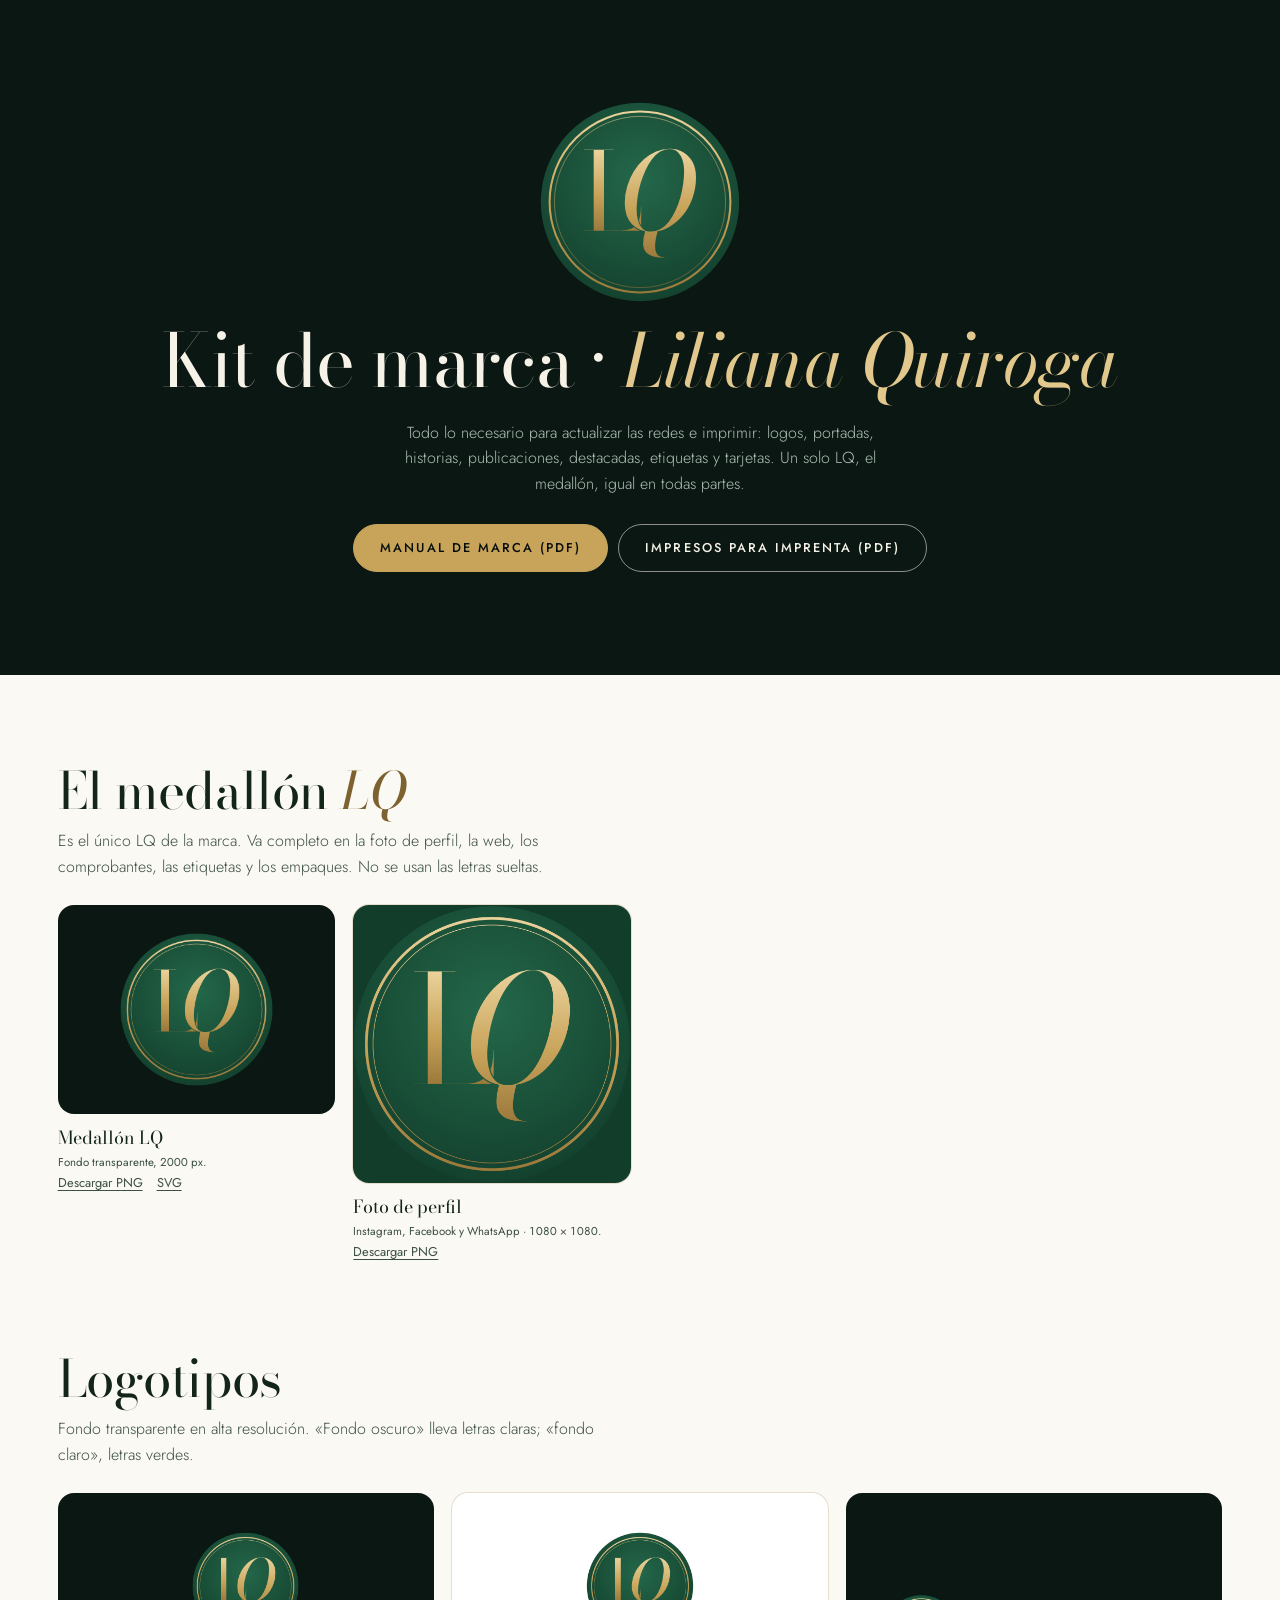
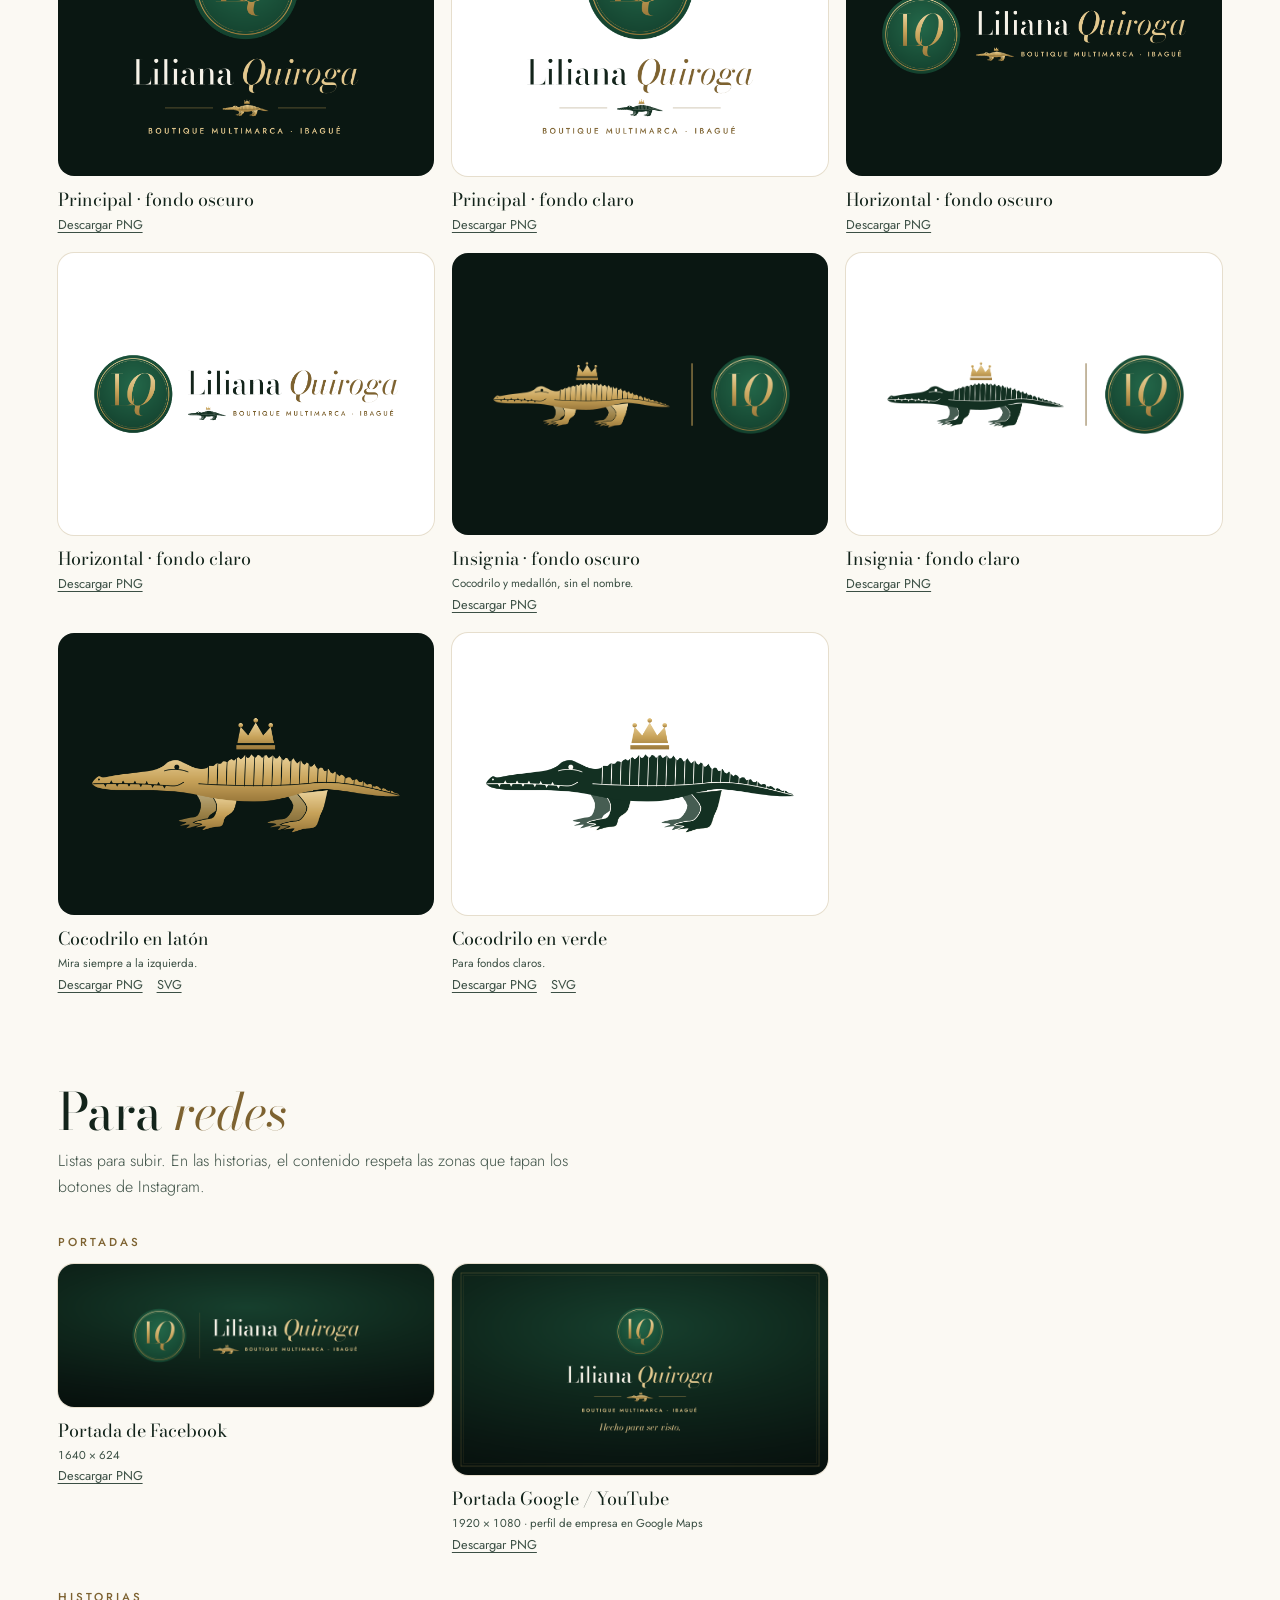
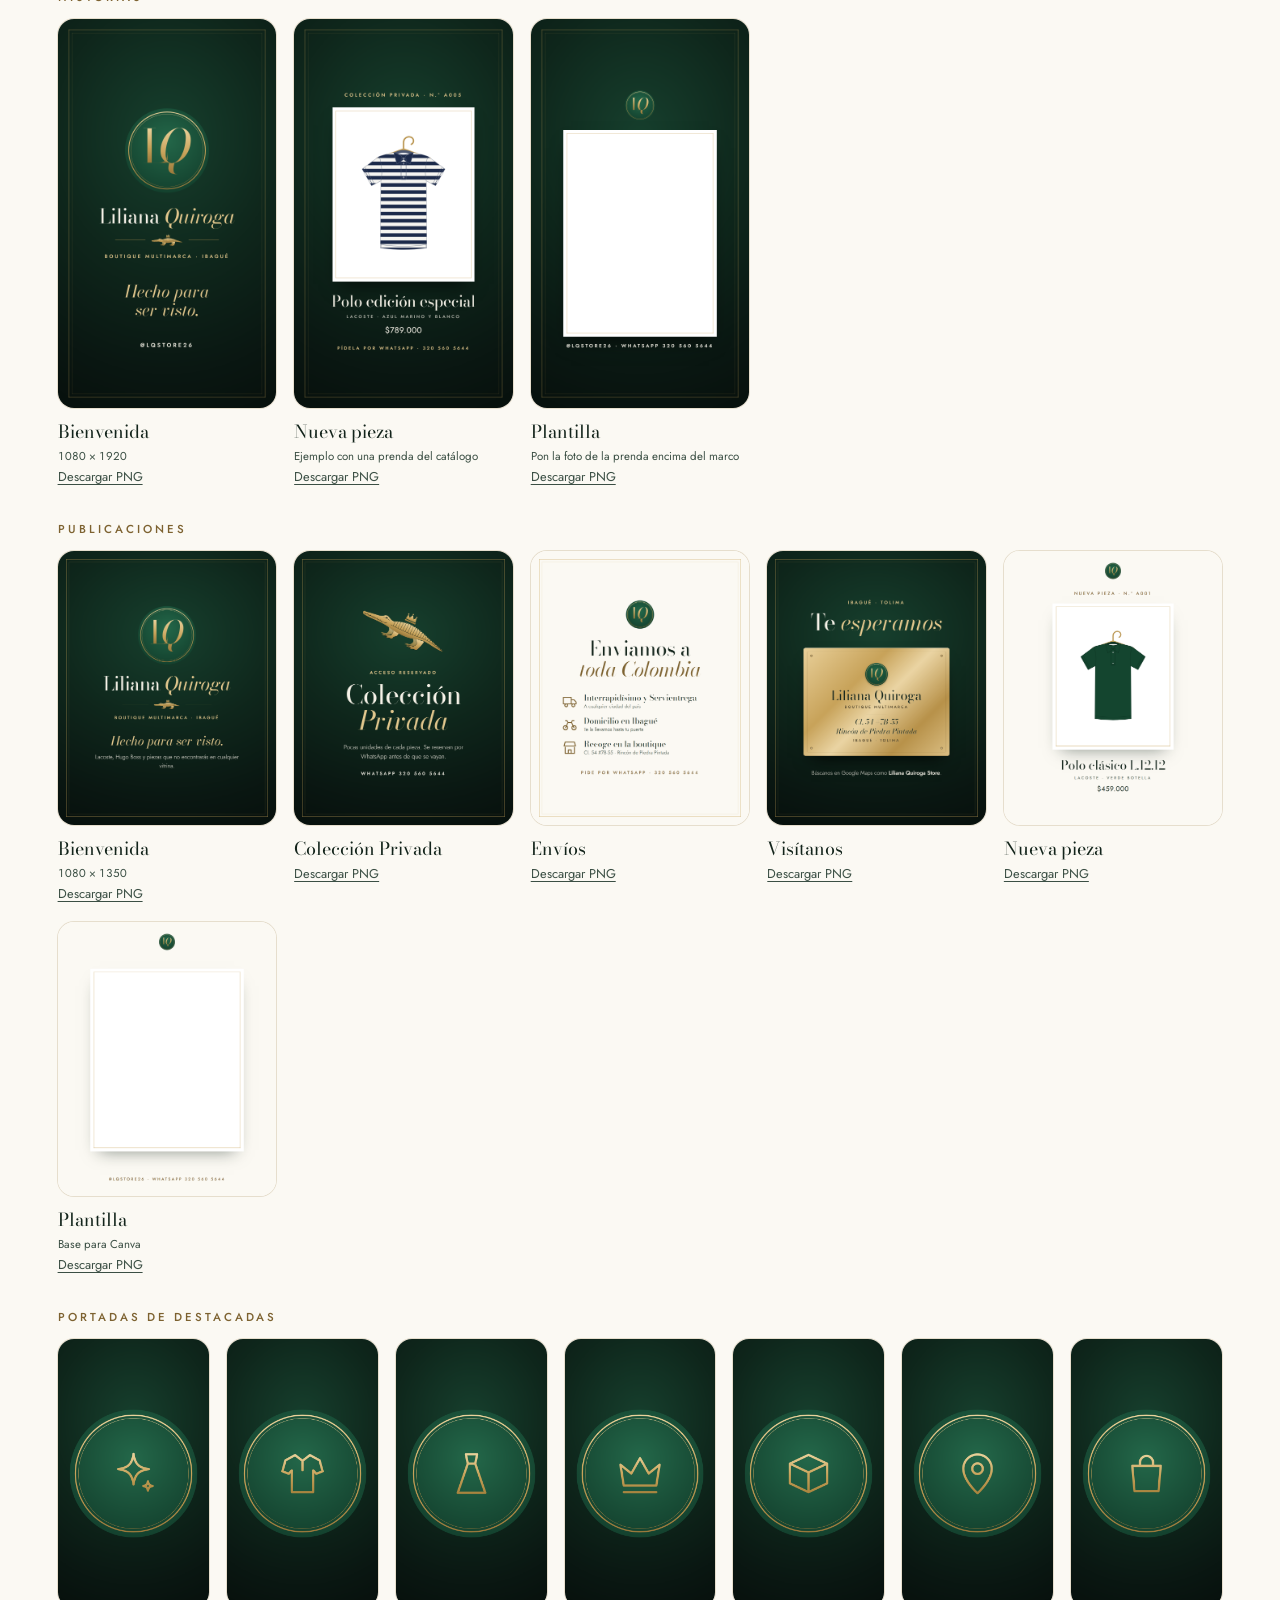
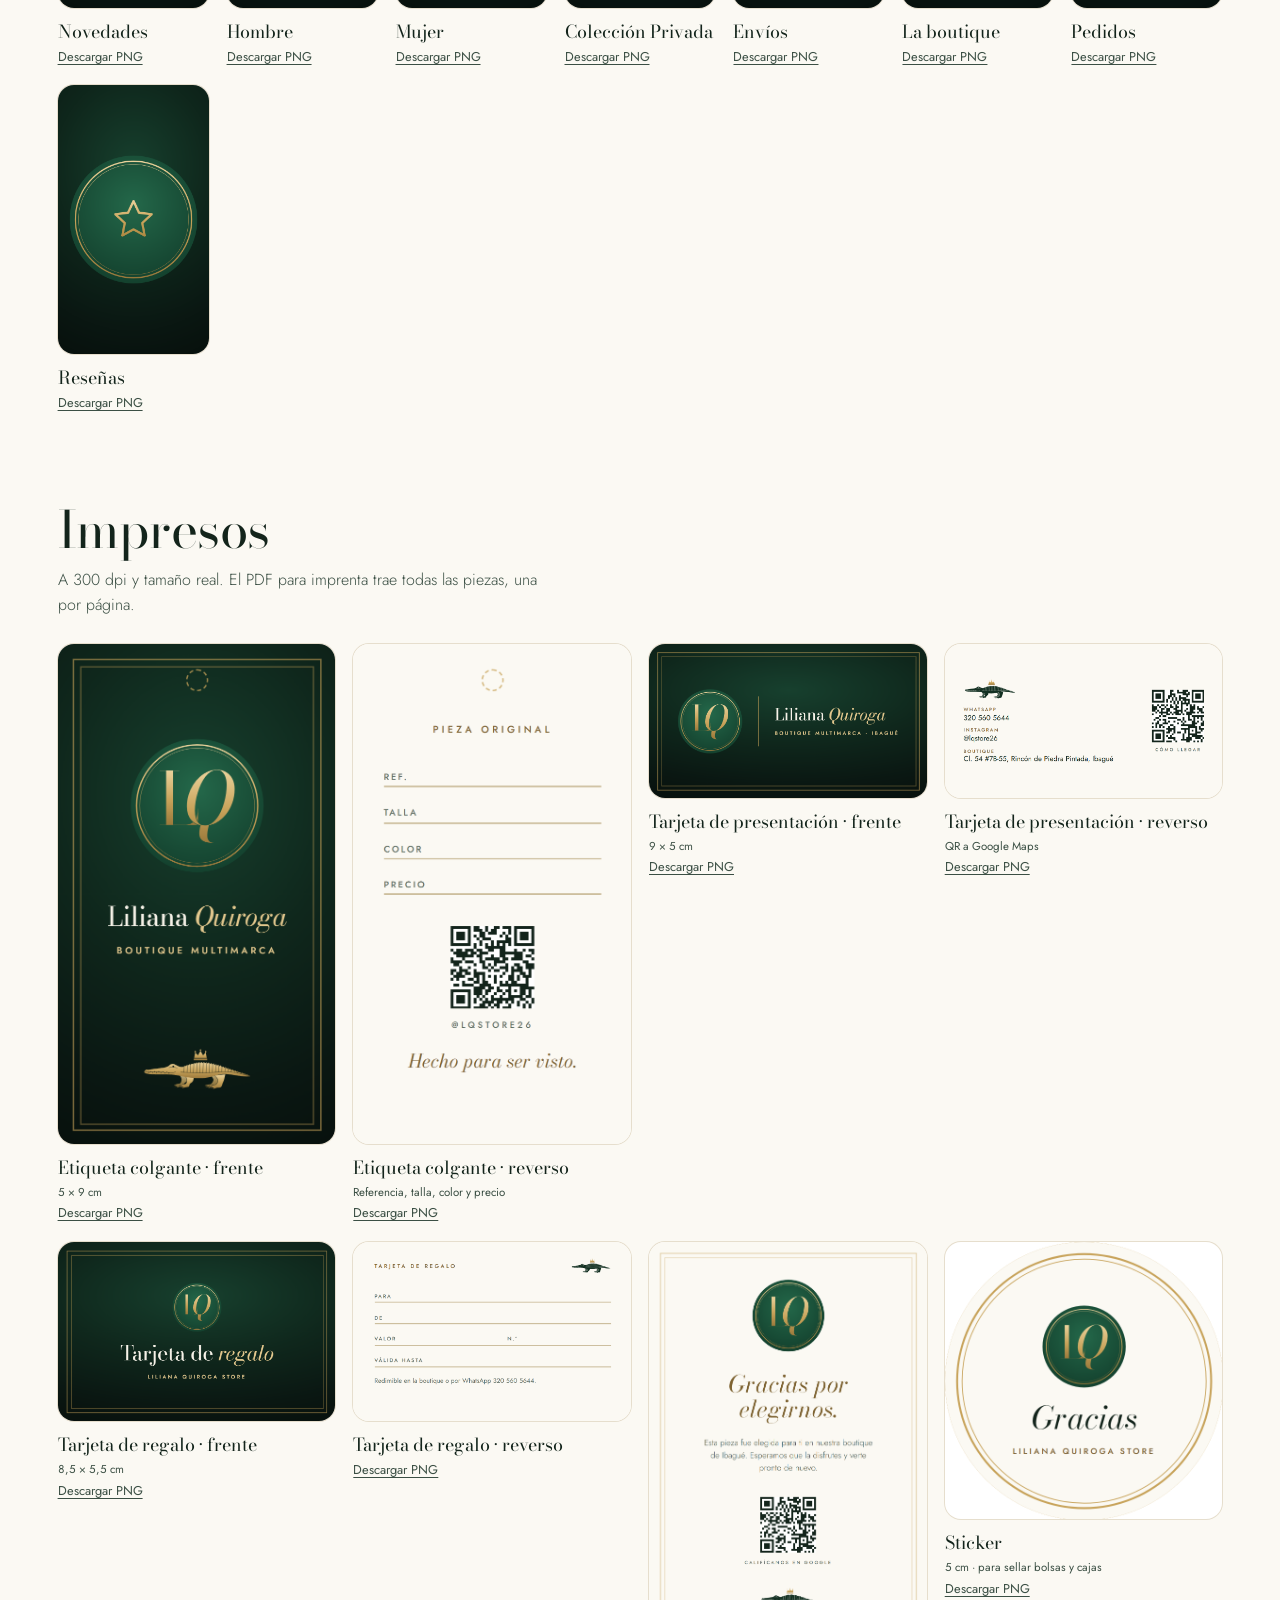
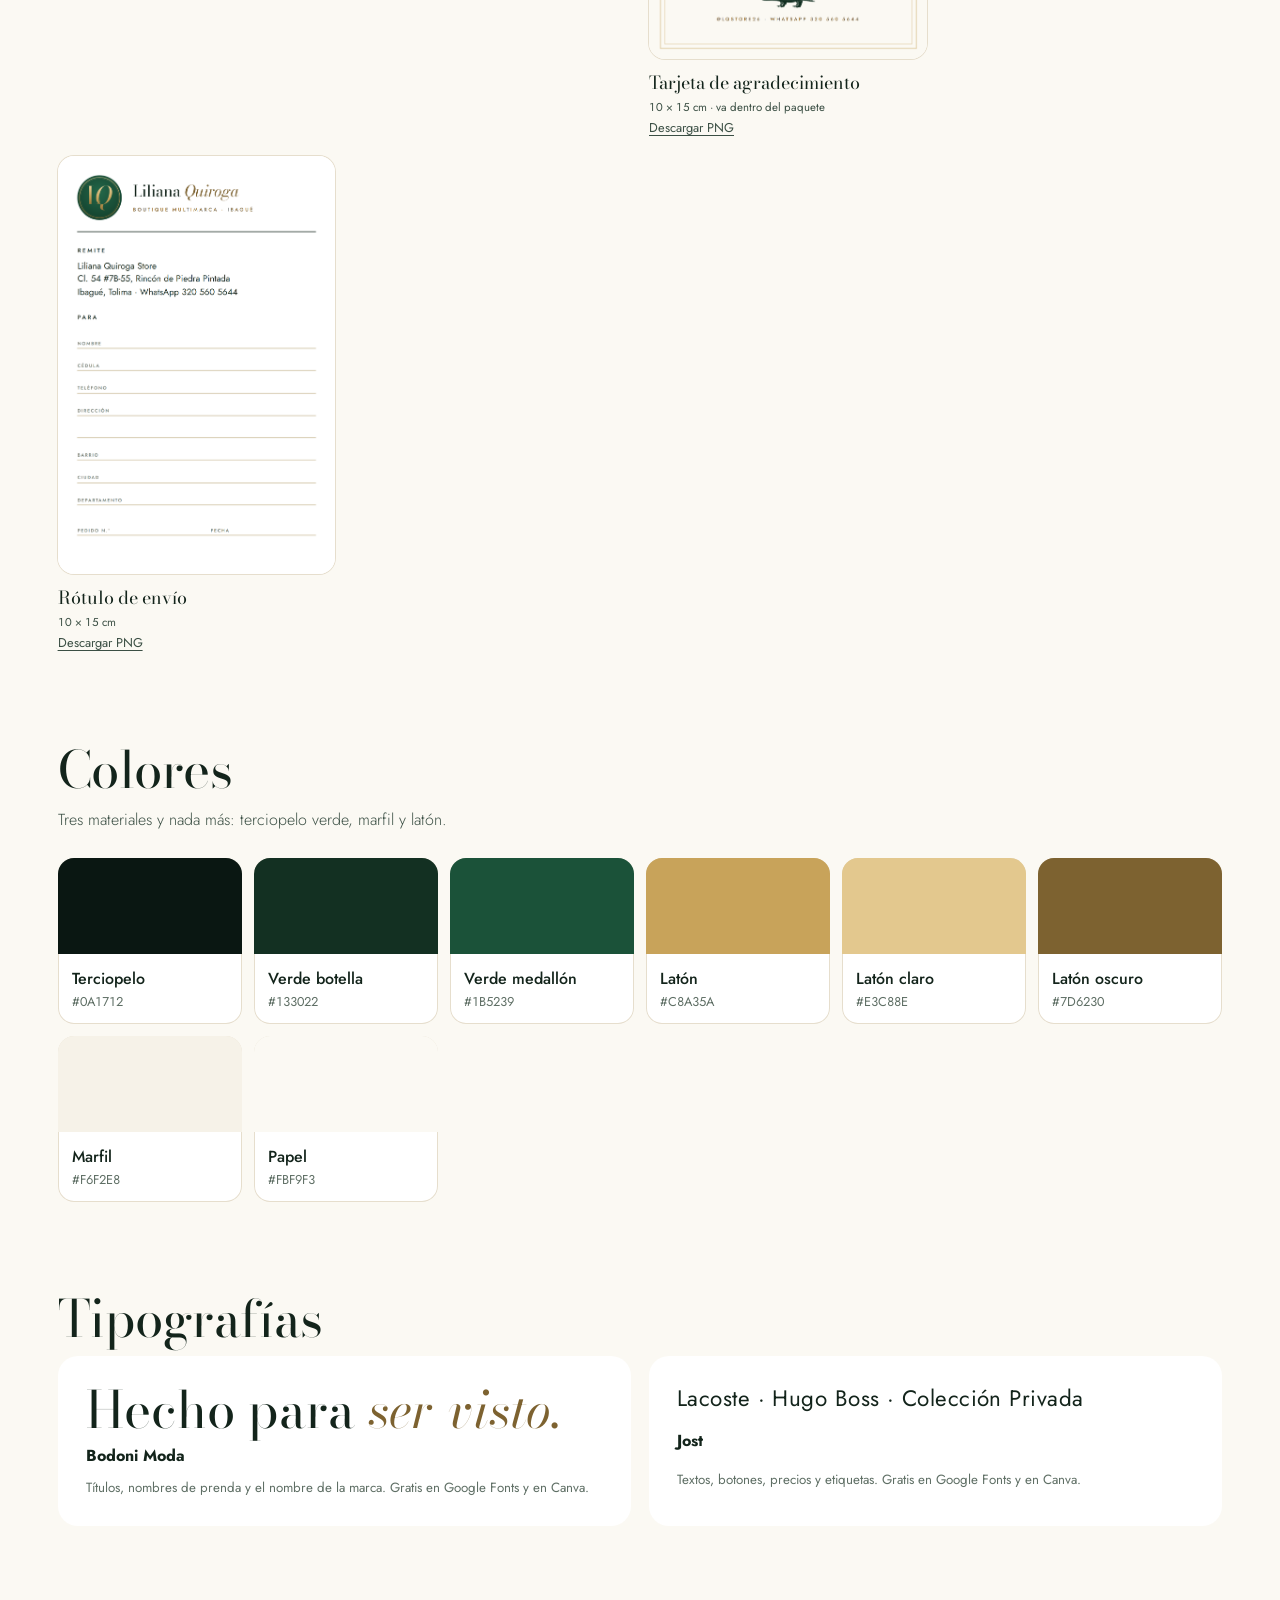
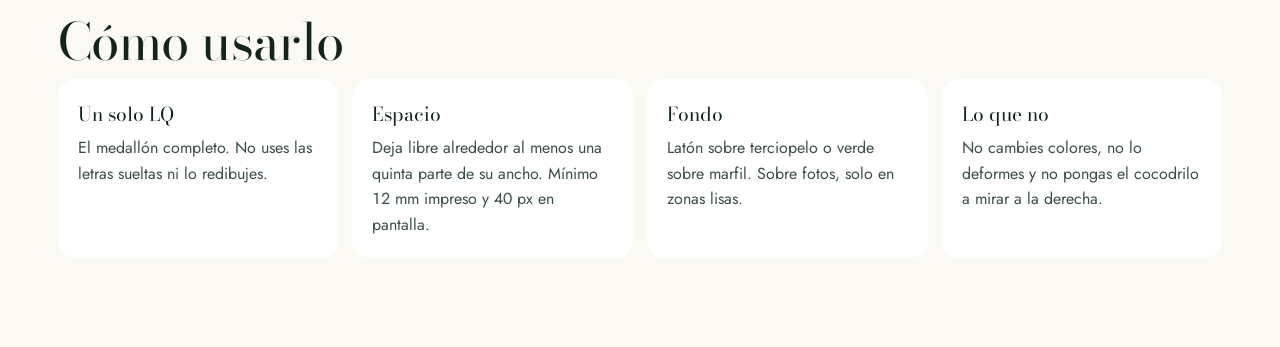
<file: marca.html>
<!doctype html>
<html lang="es-CO">
<head>
<meta charset="utf-8">
<meta name="viewport" content="width=device-width, initial-scale=1">
<meta name="robots" content="noindex, nofollow">
<title>Kit de marca · Liliana Quiroga Store</title>
<meta name="theme-color" content="#0A1712">
<meta property="og:image" content="assets/brand/kit/redes/perfil-instagram-facebook-whatsapp.png">
<link rel="icon" href="assets/brand/favicon.svg" type="image/svg+xml">
<link rel="preconnect" href="https://fonts.googleapis.com">
<link rel="preconnect" href="https://fonts.gstatic.com" crossorigin>
<link href="https://fonts.googleapis.com/css2?family=Bodoni+Moda:ital,opsz,wght@0,6..96,400..700;1,6..96,400..600&family=Jost:wght@300;400;500;600&display=swap" rel="stylesheet">
<link rel="stylesheet" href="css/base.css">
<style>
  .kit-hero { background: var(--v-900); color: var(--ivory); padding: clamp(56px, 8vw, 110px) var(--gutter); display: grid; justify-items: center; gap: 20px; text-align: center; }
  .kit-hero img { width: min(200px, 50%); }
  .kit-hero h1 { font-size: clamp(2.6rem, 6vw, 4.6rem); }
  .kit-hero h1 em { color: var(--brass-hi); }
  .kit-hero p { max-width: 56ch; color: var(--v-200); font-weight: 300; }
  .kit-hero nav { display: flex; flex-wrap: wrap; justify-content: center; gap: 10px; margin-top: 8px; }
  .kit { max-width: 1280px; margin: 0 auto; padding: clamp(56px, 7vw, 100px) var(--gutter); display: grid; gap: clamp(56px, 7vw, 96px); }
  .kit h2 { font-size: clamp(2rem, 4vw, 3.2rem); margin-bottom: 10px; }
  .kit h2 em { color: var(--brass-lo); }
  .kit h3 { font: 500 .72rem var(--font-text); letter-spacing: .26em; text-transform: uppercase; color: var(--brass-lo); margin: 34px 0 14px; }
  .kit .intro { color: var(--ink-2); max-width: 62ch; margin-bottom: 26px; font-weight: 300; }
  .gal { display: grid; grid-template-columns: repeat(auto-fill, minmax(var(--min, 220px), 1fr)); gap: 18px; align-items: start; }
  .gal figure { margin: 0; display: grid; gap: 10px; }
  .gal .art { border-radius: 16px; overflow: hidden; display: grid; place-items: center; background: #fff; box-shadow: 0 0 0 1px #E6DECD; }
  .gal .art.dark { background: var(--v-900); box-shadow: none; }
  .gal .art.pad { display: block; padding: 28px; aspect-ratio: 4 / 3; }
  .gal .art.pad img { width: 100%; height: 100%; object-fit: contain; }
  .gal .art img { max-width: 100%; max-height: 100%; }
  .gal figcaption { display: grid; gap: 2px; font-size: .86rem; color: var(--ink-2); }
  .gal figcaption b { font: 400 1.12rem var(--font-display); color: var(--ink); }
  .gal figcaption span { display: flex; flex-wrap: wrap; gap: 4px 14px; }
  .gal figcaption a { font-size: .8rem; }
  .colors { display: grid; grid-template-columns: repeat(auto-fill, minmax(160px, 1fr)); gap: 12px; }
  .sw { border-radius: 16px; overflow: hidden; background: #fff; box-shadow: inset 0 0 0 1px #E6DECD; }
  .sw i { display: block; height: 96px; background: var(--c); }
  .sw div { padding: 12px 14px; display: grid; }
  .sw b { font-weight: 500; }
  .sw small { color: var(--muted); font-size: .8rem; }
  .types { display: grid; grid-template-columns: repeat(auto-fit, minmax(min(100%, 380px), 1fr)); gap: 18px; }
  .type { background: #fff; border-radius: 20px; padding: 28px; display: grid; gap: 8px; }
  .type .big1 { font: 400 3.2rem/1 var(--font-display); }
  .type .big1 em { color: var(--brass-lo); }
  .type .big2 { font: 400 1.4rem/1.3 var(--font-text); letter-spacing: .02em; }
  .type small { color: var(--muted); }
  .rules { display: grid; grid-template-columns: repeat(auto-fit, minmax(min(100%, 280px), 1fr)); gap: 14px; list-style: none; padding: 0; margin: 0; }
  .rules li { background: #fff; border-radius: 18px; padding: 20px; color: var(--ink-2); }
  .rules li b { display: block; color: var(--ink); font: 400 1.2rem var(--font-display); margin-bottom: 6px; }
</style>
</head>
<body>
<header class="kit-hero">
  <img src="assets/brand/lq-medallon.svg" alt="Medallón LQ de Liliana Quiroga Store" width="200" height="200">
  <h1>Kit de marca · <em>Liliana Quiroga</em></h1>
  <p>Todo lo necesario para actualizar las redes e imprimir: logos, portadas, historias, publicaciones, destacadas, etiquetas y tarjetas. Un solo LQ, el medallón, igual en todas partes.</p>
  <nav>
    <a class="btn btn-brass" href="assets/brand/kit/Manual-de-marca-Liliana-Quiroga-Store.pdf" download>Manual de marca (PDF)</a>
    <a class="btn btn-ghost-light" href="assets/brand/kit/impresos/impresos-para-imprenta.pdf" download>Impresos para imprenta (PDF)</a>
  </nav>
</header>

<main class="kit" id="kit"></main>

<script type="module">
// Galería del kit: cada pieza con su archivo listo para descargar.
const K = 'assets/brand/kit/';
const fig = ([file, title, note, cls = '', extra = '']) => `<figure><div class="art ${cls}"><img src="${K}${file}" alt="${title}" loading="lazy"></div>
  <figcaption><b>${title}</b>${note ? `<small>${note}</small>` : ''}<span><a href="${K}${file}" download>Descargar PNG</a>${extra}</span></figcaption></figure>`;
const svg = f => `<a href="${K}logos/${f}" download>SVG</a>`;
const sec = (title, intro, groups) => `<section><h2>${title}</h2><p class="intro">${intro}</p>${groups}</section>`;
const gal = (items, min, sub = '') => `${sub ? `<h3>${sub}</h3>` : ''}<div class="gal" style="--min:${min}">${items.map(fig).join('')}</div>`;

document.getElementById('kit').innerHTML = [
  sec('El medallón <em>LQ</em>', 'Es el único LQ de la marca. Va completo en la foto de perfil, la web, los comprobantes, las etiquetas y los empaques. No se usan las letras sueltas.', gal([
    ['logos/medallon-lq.png', 'Medallón LQ', 'Fondo transparente, 2000 px.', 'dark pad', svg('medallon-lq.svg')],
    ['redes/perfil-instagram-facebook-whatsapp.png', 'Foto de perfil', 'Instagram, Facebook y WhatsApp · 1080 × 1080.'],
  ], '260px')),
  sec('Logotipos', 'Fondo transparente en alta resolución. «Fondo oscuro» lleva letras claras; «fondo claro», letras verdes.', gal([
    ['logos/logo-principal-fondo-oscuro.png', 'Principal · fondo oscuro', '', 'dark pad'],
    ['logos/logo-principal-fondo-claro.png', 'Principal · fondo claro', '', 'pad'],
    ['logos/logo-horizontal-fondo-oscuro.png', 'Horizontal · fondo oscuro', '', 'dark pad'],
    ['logos/logo-horizontal-fondo-claro.png', 'Horizontal · fondo claro', '', 'pad'],
    ['logos/insignia-fondo-oscuro.png', 'Insignia · fondo oscuro', 'Cocodrilo y medallón, sin el nombre.', 'dark pad'],
    ['logos/insignia-fondo-claro.png', 'Insignia · fondo claro', '', 'pad'],
    ['logos/cocodrilo-laton.png', 'Cocodrilo en latón', 'Mira siempre a la izquierda.', 'dark pad', svg('cocodrilo-laton.svg')],
    ['logos/cocodrilo-verde.png', 'Cocodrilo en verde', 'Para fondos claros.', 'pad', svg('cocodrilo-verde.svg')],
  ], '280px')),
  sec('Para <em>redes</em>', 'Listas para subir. En las historias, el contenido respeta las zonas que tapan los botones de Instagram.',
    gal([['redes/portada-facebook.png', 'Portada de Facebook', '1640 × 624'], ['redes/portada-google-youtube.png', 'Portada Google / YouTube', '1920 × 1080 · perfil de empresa en Google Maps']], '340px', 'Portadas')
    + gal([['redes/historia-bienvenida.png', 'Bienvenida', '1080 × 1920'], ['redes/historia-nueva-pieza.png', 'Nueva pieza', 'Ejemplo con una prenda del catálogo'], ['redes/historia-plantilla.png', 'Plantilla', 'Pon la foto de la prenda encima del marco']], '200px', 'Historias')
    + gal([['redes/post-bienvenida.png', 'Bienvenida', '1080 × 1350'], ['redes/post-coleccion-privada.png', 'Colección Privada', ''], ['redes/post-envios.png', 'Envíos', ''], ['redes/post-visitanos.png', 'Visítanos', ''], ['redes/post-nueva-pieza.png', 'Nueva pieza', ''], ['redes/post-plantilla.png', 'Plantilla', 'Base para Canva']], '200px', 'Publicaciones')
    + gal(['novedades', 'hombre', 'mujer', 'privada', 'envios', 'boutique', 'pedidos', 'resenas'].map(k => [`redes/destacadas/destacada-${k}.png`, { novedades: 'Novedades', hombre: 'Hombre', mujer: 'Mujer', privada: 'Colección Privada', envios: 'Envíos', boutique: 'La boutique', pedidos: 'Pedidos', resenas: 'Reseñas' }[k], '']), '130px', 'Portadas de destacadas')),
  sec('Impresos', 'A 300 dpi y tamaño real. El PDF para imprenta trae todas las piezas, una por página.', gal([
    ['impresos/etiqueta-colgante-frente.png', 'Etiqueta colgante · frente', '5 × 9 cm'],
    ['impresos/etiqueta-colgante-reverso.png', 'Etiqueta colgante · reverso', 'Referencia, talla, color y precio'],
    ['impresos/tarjeta-presentacion-frente.png', 'Tarjeta de presentación · frente', '9 × 5 cm'],
    ['impresos/tarjeta-presentacion-reverso.png', 'Tarjeta de presentación · reverso', 'QR a Google Maps'],
    ['impresos/tarjeta-regalo-frente.png', 'Tarjeta de regalo · frente', '8,5 × 5,5 cm'],
    ['impresos/tarjeta-regalo-reverso.png', 'Tarjeta de regalo · reverso', ''],
    ['impresos/tarjeta-gracias.png', 'Tarjeta de agradecimiento', '10 × 15 cm · va dentro del paquete'],
    ['impresos/sticker-gracias.png', 'Sticker', '5 cm · para sellar bolsas y cajas'],
    ['impresos/etiqueta-envio.png', 'Rótulo de envío', '10 × 15 cm'],
  ], '220px')),
  `<section><h2>Colores</h2><p class="intro">Tres materiales y nada más: terciopelo verde, marfil y latón.</p><div class="colors">${[
    ['Terciopelo', '#0A1712'], ['Verde botella', '#133022'], ['Verde medallón', '#1B5239'], ['Latón', '#C8A35A'], ['Latón claro', '#E3C88E'], ['Latón oscuro', '#7D6230'], ['Marfil', '#F6F2E8'], ['Papel', '#FBF9F3'],
  ].map(([n, h]) => `<div class="sw" style="--c:${h}"><i></i><div><b>${n}</b><small>${h}</small></div></div>`).join('')}</div></section>`,
  `<section><h2>Tipografías</h2><div class="types">
    <div class="type"><span class="big1">Hecho para <em>ser visto.</em></span><b>Bodoni Moda</b><small>Títulos, nombres de prenda y el nombre de la marca. Gratis en Google Fonts y en Canva.</small></div>
    <div class="type"><span class="big2">Lacoste · Hugo Boss · Colección Privada</span><b>Jost</b><small>Textos, botones, precios y etiquetas. Gratis en Google Fonts y en Canva.</small></div></div></section>`,
  `<section><h2>Cómo usarlo</h2><ul class="rules">
    <li><b>Un solo LQ</b>El medallón completo. No uses las letras sueltas ni lo redibujes.</li>
    <li><b>Espacio</b>Deja libre alrededor al menos una quinta parte de su ancho. Mínimo 12 mm impreso y 40 px en pantalla.</li>
    <li><b>Fondo</b>Latón sobre terciopelo o verde sobre marfil. Sobre fotos, solo en zonas lisas.</li>
    <li><b>Lo que no</b>No cambies colores, no lo deformes y no pongas el cocodrilo a mirar a la derecha.</li></ul></section>`,
].join('');
</script>
</body>
</html>
</file>
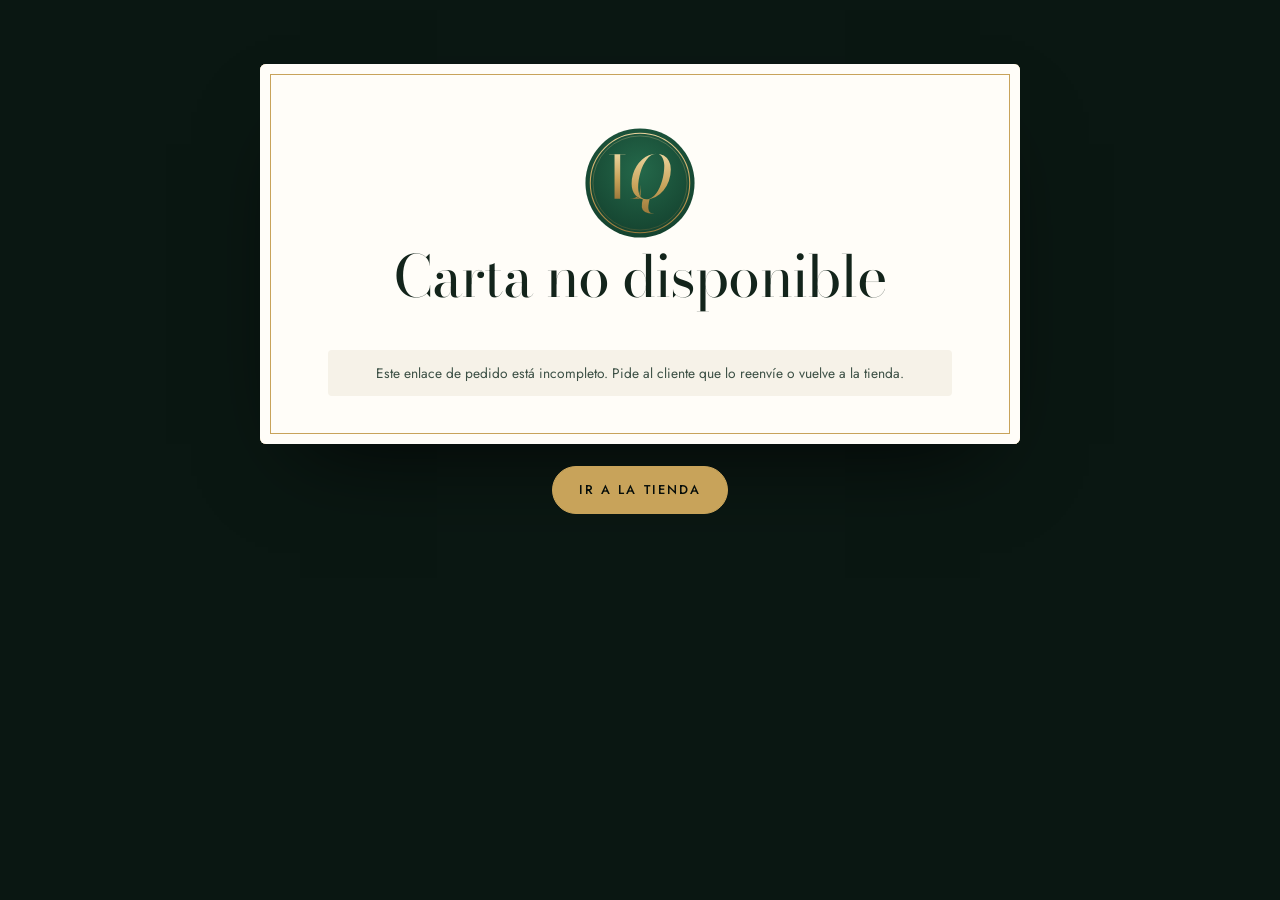
<file: pedido.html>
<!doctype html>
<html lang="es-CO">
<head>
<meta charset="utf-8">
<meta name="viewport" content="width=device-width, initial-scale=1">
<meta name="robots" content="noindex, nofollow">
<title>Carta de pedido · Liliana Quiroga Store</title>
<meta name="description" content="Solicitud de pedido a Liliana Quiroga Store, boutique multimarca en Ibagué.">
<meta property="og:title" content="Carta de pedido · Liliana Quiroga Store">
<meta property="og:description" content="Solicitud de pedido enviada por WhatsApp a la boutique.">
<meta property="og:image" content="assets/brand/kit/redes/perfil-instagram-facebook-whatsapp.png">
<meta name="theme-color" content="#0A1712">
<link rel="icon" href="assets/brand/favicon.svg" type="image/svg+xml">
<link rel="preconnect" href="https://fonts.googleapis.com">
<link rel="preconnect" href="https://fonts.gstatic.com" crossorigin>
<link href="https://fonts.googleapis.com/css2?family=Bodoni+Moda:ital,opsz,wght@0,6..96,400..700;1,6..96,400..600&family=Jost:wght@300;400;500;600&display=swap" rel="stylesheet">
<link rel="stylesheet" href="css/base.css">
<link rel="stylesheet" href="css/pedido.css">
</head>
<body>
<main class="desk">
  <article class="letter" id="letter" aria-live="polite">
    <p class="empty">Abriendo la carta de pedido…</p>
  </article>
  <nav class="letter-actions" id="actions" aria-label="Acciones"></nav>
</main>
<script type="module" src="js/pedido.js"></script>
</body>
</html>
</file>
<file: css/base.css>
/* Vitrina de Joyería: terciopelo verde, luz marfil y latón. Compartido por tienda, panel y kit de marca. */
:root {
  /* terciopelo */
  --v-950: #060D0A;
  --v-900: #0A1712;
  --v-800: #0E2219;
  --v-700: #133022;
  --v-600: #1B3F2F;
  --v-500: #2A5643;
  --v-300: #7E9A8B;
  --v-200: #AFC2B6;
  /* luz marfil */
  --ivory: #F6F2E8;
  --ivory-2: #EDE6D6;
  --paper: #FBF9F3;
  --ink: #13241B;
  --ink-2: #3B4F44;
  --muted: #5F6F65;
  /* latón */
  --brass: #C8A35A;
  --brass-hi: #E3C88E;
  --brass-lo: #7D6230;
  --alert: #A33A2C;

  --font-display: 'Bodoni Moda', 'Didot', 'Bodoni 72', Georgia, serif;
  --font-text: 'Jost', 'Futura', 'Century Gothic', system-ui, sans-serif;
  --ease-out: cubic-bezier(.16, 1, .3, 1);
  --gutter: clamp(16px, 4.5vw, 72px);
  color-scheme: light;
}

*, *::before, *::after { box-sizing: border-box; }
html { -webkit-text-size-adjust: 100%; scroll-behavior: smooth; scroll-padding-top: 84px; }
body {
  margin: 0; background: var(--paper); color: var(--ink);
  font: 400 1rem/1.6 var(--font-text); font-variant-numeric: tabular-nums lining-nums;
  -webkit-font-smoothing: antialiased; text-rendering: optimizeLegibility;
  caret-color: var(--brass-lo); scrollbar-color: var(--v-300) var(--ivory-2);
}
img, svg { display: block; max-width: 100%; }
img { height: auto; }
h1, h2, h3 { font-family: var(--font-display); font-weight: 400; line-height: 1.05; letter-spacing: -.01em; margin: 0; text-wrap: balance; }
p { margin: 0; text-wrap: pretty; }
a { color: inherit; text-underline-offset: .24em; text-decoration-thickness: 1px; }
button, input, select, textarea { font: inherit; color: inherit; }
button { cursor: pointer; }
[hidden] { display: none !important; }
::selection { background: var(--brass); color: var(--v-950); }
:focus-visible { outline: 2px solid var(--brass); outline-offset: 3px; border-radius: 4px; }
::-webkit-scrollbar { width: 10px; height: 10px; }
::-webkit-scrollbar-track { background: var(--ivory-2); }
::-webkit-scrollbar-thumb { background: var(--v-300); border: 2px solid var(--ivory-2); border-radius: 6px; }

.sr-only { position: absolute; width: 1px; height: 1px; overflow: hidden; clip: rect(0 0 0 0); white-space: nowrap; }
.skip { position: absolute; left: -9999px; }
.skip:focus { left: 16px; top: 16px; z-index: 100; background: var(--paper); padding: 10px 14px; }
.muted { color: var(--muted); }
.help { color: var(--muted); font-size: .86rem; }
.empty { color: var(--muted); padding: 18px 0; }
.label { font: 500 .72rem/1.3 var(--font-text); letter-spacing: .2em; text-transform: uppercase; }
.ico { width: 20px; height: 20px; fill: none; stroke: currentColor; stroke-width: 1.5; stroke-linecap: round; stroke-linejoin: round; flex: none; }

/* Botones */
.btn {
  display: inline-flex; align-items: center; justify-content: center; gap: .6em;
  min-height: 48px; padding: 0 26px; border: 1px solid var(--ink); border-radius: 999px;
  background: transparent; color: var(--ink); font: 500 .8rem/1 var(--font-text); letter-spacing: .16em; text-transform: uppercase;
  text-decoration: none; white-space: nowrap;
  transition: background-color .3s var(--ease-out), color .3s var(--ease-out), border-color .3s var(--ease-out);
}
.btn:hover { background: color-mix(in srgb, var(--ink) 6%, transparent); }
.btn-brass { background: var(--brass); border-color: var(--brass); color: var(--v-950); }
.btn-brass:hover { background: var(--brass-hi); border-color: var(--brass-hi); }
.btn-dark { background: var(--v-800); border-color: var(--v-800); color: var(--ivory); }
.btn-dark:hover { background: var(--v-700); }
.btn-ghost-light { border-color: color-mix(in srgb, var(--ivory) 55%, transparent); color: var(--ivory); }
.btn-ghost-light:hover { background: color-mix(in srgb, var(--ivory) 10%, transparent); }
.btn-block { width: 100%; }
.btn-sm { min-height: 38px; padding: 0 16px; font-size: .72rem; }
.btn:disabled { opacity: .4; cursor: not-allowed; }
.link { background: none; border: 0; padding: 4px 2px; color: var(--ink-2); text-decoration: underline; text-underline-offset: .25em; font-size: .9rem; }
.link.danger { color: var(--alert); }

/* Botones de redes: discos de latón con etiqueta al pasar */
.socials { display: flex; flex-wrap: wrap; gap: 10px; list-style: none; margin: 0; padding: 0; }
.soc {
  position: relative; width: 48px; height: 48px; border-radius: 50%; display: grid; place-items: center;
  border: 1px solid color-mix(in srgb, var(--brass) 70%, transparent); color: var(--brass-hi); text-decoration: none;
  transition: background-color .3s var(--ease-out), color .3s var(--ease-out), translate .3s var(--ease-out);
}
.soc:hover { background: var(--brass); color: var(--v-950); translate: 0 -2px; }
.soc .tip { position: absolute; bottom: calc(100% + 8px); left: 50%; translate: -50% 4px; padding: 5px 9px; border-radius: 4px; background: var(--v-950); color: var(--ivory); font-size: .72rem; letter-spacing: .06em; white-space: nowrap; opacity: 0; pointer-events: none; transition: opacity .2s, translate .2s; }
.soc:hover .tip, .soc:focus-visible .tip { opacity: 1; translate: -50% 0; }
.on-light .soc { color: var(--brass-lo); border-color: var(--brass); }
.on-light .soc:hover { color: var(--v-950); }

/* Placa de latón: códigos de prenda */
.plaque {
  display: inline-flex; align-items: center; gap: 6px; padding: 4px 10px; border-radius: 3px;
  background: linear-gradient(180deg, #E6CB91, #BF9A52); color: var(--v-950);
  font: 600 .7rem/1.2 var(--font-text); letter-spacing: .16em; text-transform: uppercase; box-shadow: inset 0 1px 0 rgba(255, 255, 255, .5);
}

/* Formularios */
label { display: grid; gap: 6px; font-size: .8rem; font-weight: 500; letter-spacing: .04em; color: var(--ink-2); }
input:not([type=checkbox]):not([type=radio]):not([type=file]), select, textarea {
  width: 100%; min-height: 46px; padding: 11px 14px; border: 1px solid #CFC6B2; border-radius: 10px;
  background: #fff; color: var(--ink); font-size: 1rem; font-weight: 400; letter-spacing: 0;
}
textarea { resize: vertical; }
input::placeholder, textarea::placeholder { color: #7F8A82; }
input:focus, select:focus, textarea:focus { outline: none; border-color: var(--brass-lo); box-shadow: 0 0 0 3px color-mix(in srgb, var(--brass) 30%, transparent); }
select { appearance: none; background-image: url("data:image/svg+xml,%3Csvg xmlns='http://www.w3.org/2000/svg' viewBox='0 0 12 8'%3E%3Cpath d='M1 1l5 5 5-5' fill='none' stroke='%2313241B' stroke-width='1.4'/%3E%3C/svg%3E"); background-repeat: no-repeat; background-position: right 14px center; background-size: 12px; padding-right: 36px; }
input[type=checkbox], input[type=radio] { accent-color: var(--v-700); width: 18px; height: 18px; }
fieldset { border: 0; padding: 0; margin: 0; min-width: 0; }
legend { font-size: .8rem; font-weight: 500; letter-spacing: .04em; color: var(--ink-2); padding: 0; margin-bottom: 8px; }

.qty { display: inline-flex; align-items: center; border: 1px solid #CFC6B2; border-radius: 999px; height: 38px; }
.qty button { width: 38px; height: 100%; border: 0; background: none; font-size: 1.05rem; color: var(--ink); border-radius: 999px; }
.qty button:disabled { color: #C9C2B3; cursor: not-allowed; }
.qty span { min-width: 22px; text-align: center; font-weight: 500; }

/* Diálogos */
dialog { border: 0; padding: 0; background: var(--paper); color: var(--ink); max-height: 100dvh; }
dialog::backdrop { background: color-mix(in srgb, var(--v-950) 84%, transparent); }
dialog[open] { animation: rise .5s var(--ease-out); }
@keyframes rise { from { opacity: 0; transform: translateY(16px); } }
.x { width: 44px; height: 44px; border-radius: 50%; display: grid; place-items: center; border: 1px solid #D9D1BF; background: var(--paper); color: var(--ink); flex: none; }
.x:hover { background: var(--ivory-2); }

#toast {
  position: fixed; left: 50%; bottom: 104px; z-index: 200; translate: -50% 12px; opacity: 0; pointer-events: none;
  max-width: min(92vw, 520px); padding: 13px 20px; border-radius: 14px; background: var(--v-950); color: var(--ivory);
  font-size: .9rem; box-shadow: 0 14px 34px -14px rgba(6, 13, 10, .7); transition: opacity .3s var(--ease-out), translate .3s var(--ease-out);
}
#toast.show { opacity: 1; translate: -50% 0; }
#toast[data-kind=err] { background: var(--alert); }

/* Prendas colgadas: se mecen al pasar y se asientan (giran desde el gancho) */
.hang { transform-origin: 50% 0; }
@media (prefers-reduced-motion: no-preference) {
  .sway:hover .hang, .sway:focus-within .hang { animation: sway 1.8s var(--ease-out); }
}
@keyframes sway { 18% { rotate: 2.4deg; } 42% { rotate: -1.6deg; } 64% { rotate: .9deg; } 84% { rotate: -.35deg; } }

@media (prefers-reduced-motion: reduce) {
  *, *::before, *::after { animation-duration: .01ms !important; animation-iteration-count: 1 !important; transition-duration: .01ms !important; scroll-behavior: auto !important; }
}
</file>
<file: css/pedido.css>
/* Carta de pedido: papel marfil sobre terciopelo, lista para imprimir o guardar en PDF. */
body { background: var(--v-900); }
.desk { min-height: 100svh; padding: clamp(24px, 5vw, 64px) 16px 48px; display: grid; justify-items: center; align-content: start; gap: 22px; }
.letter {
  width: min(760px, 100%); padding: clamp(28px, 6vw, 64px) clamp(20px, 6vw, 68px) clamp(28px, 5vw, 48px);
  background: #FFFDF8; border-radius: 6px; box-shadow: inset 0 0 0 10px #FFFDF8, inset 0 0 0 11px var(--brass), 0 40px 90px -40px rgba(0, 0, 0, .8);
}
.lt-head { display: grid; justify-items: center; gap: 8px; text-align: center; padding-bottom: 26px; }
.lt-head img { width: 110px; }
.lt-house { font-size: .74rem; letter-spacing: .3em; text-transform: uppercase; color: var(--brass-lo); }
.lt-head h1 { font-size: clamp(2.4rem, 7vw, 3.6rem); letter-spacing: -.015em; }
.lt-head h1 em { color: var(--brass-lo); }
.lt-meta { display: flex; flex-wrap: wrap; justify-content: center; gap: 8px 28px; margin: 14px 0 0; }
.lt-meta div { display: grid; gap: 2px; }
.lt-meta dt, .lt-sec h2, .lt-total dt { font: 500 .66rem/1.3 var(--font-text); letter-spacing: .22em; text-transform: uppercase; color: var(--muted); }
.lt-meta dd { margin: 0; font-size: .94rem; }
.lt-sec { padding: 22px 0; box-shadow: inset 0 1px 0 #ECE4D3; }
.lt-sec h2 { margin-bottom: 12px; }
.lt-items { list-style: none; margin: 0; padding: 0; display: grid; gap: 12px; }
.lt-items li { display: grid; grid-template-columns: 64px 1fr auto; gap: 16px; align-items: center; }
.lt-art { width: 64px; height: 72px; display: grid; place-items: center; background: #fff; }
.lt-art svg, .lt-art img { width: 100%; height: 100%; object-fit: contain; }
.lt-dot { width: 22px; height: 22px; border-radius: 50%; background: var(--c); box-shadow: inset 0 0 0 1px rgba(19, 36, 27, .25); }
.lt-desc { display: grid; gap: 2px; }
.lt-desc b { font: 400 1.18rem/1.2 var(--font-display); }
.lt-desc small { color: var(--ink-2); font-size: .86rem; }
.lt-ref { color: var(--muted) !important; font-size: .76rem !important; letter-spacing: .06em; }
.lt-ref em { font-style: normal; color: var(--alert); }
.lt-amt { display: grid; justify-items: end; gap: 2px; white-space: nowrap; }
.lt-amt small { color: var(--muted); font-size: .78rem; }
.lt-amt s { color: var(--muted); font-size: .82rem; }
.lt-amt b { font-weight: 500; }
.lt-two { display: grid; grid-template-columns: repeat(auto-fit, minmax(min(100%, 240px), 1fr)); gap: 22px; }
.lt-two p { color: var(--ink-2); font-size: .94rem; }
.lt-strong { color: var(--ink) !important; font-weight: 500; }
.lt-gift { margin: 0; padding: 16px 18px; background: var(--ivory); border-radius: 4px; text-align: center; }
.lt-to { font-size: .66rem; letter-spacing: .22em; text-transform: uppercase; color: var(--brass-lo); }
.lt-gift blockquote { margin: 8px 0 0; font: italic 400 1.1rem/1.4 var(--font-display); overflow-wrap: anywhere; }
.lt-total { margin: 0; padding: 18px 0 6px; display: grid; gap: 6px; box-shadow: inset 0 1px 0 #ECE4D3; }
.lt-total div { display: flex; justify-content: space-between; align-items: baseline; }
.lt-total dd { margin: 0; }
.lt-total .grand { padding-top: 10px; margin-top: 4px; box-shadow: inset 0 1px 0 var(--ink); }
.lt-total .grand dt { color: var(--ink); }
.lt-total .grand dd { font: 400 2rem/1 var(--font-display); }
.lt-note { margin-top: 18px; padding: 12px 16px; border-radius: 4px; background: var(--ivory); color: var(--ink-2); font-size: .86rem; text-align: center; }
.lt-foot { margin-top: 22px; display: flex; flex-wrap: wrap; justify-content: center; gap: 4px 18px; font-size: .76rem; color: var(--muted); text-align: center; }
.letter-actions { width: min(760px, 100%); display: flex; flex-wrap: wrap; justify-content: center; gap: 10px; }
.letter-actions .ico { width: 18px; height: 18px; }
@media (max-width: 520px) {
  .lt-items li { grid-template-columns: 52px 1fr; }
  .lt-art { width: 52px; height: 60px; }
  .lt-amt { grid-column: 2; justify-items: start; }
  .letter-actions .btn { flex: 1 1 100%; }
}
@media print {
  @page { size: A4; margin: 12mm; }
  body { background: #fff; }
  .desk { padding: 0; }
  .letter { box-shadow: none; padding: 0; width: 100%; }
  .letter-actions { display: none; }
}
</file>
